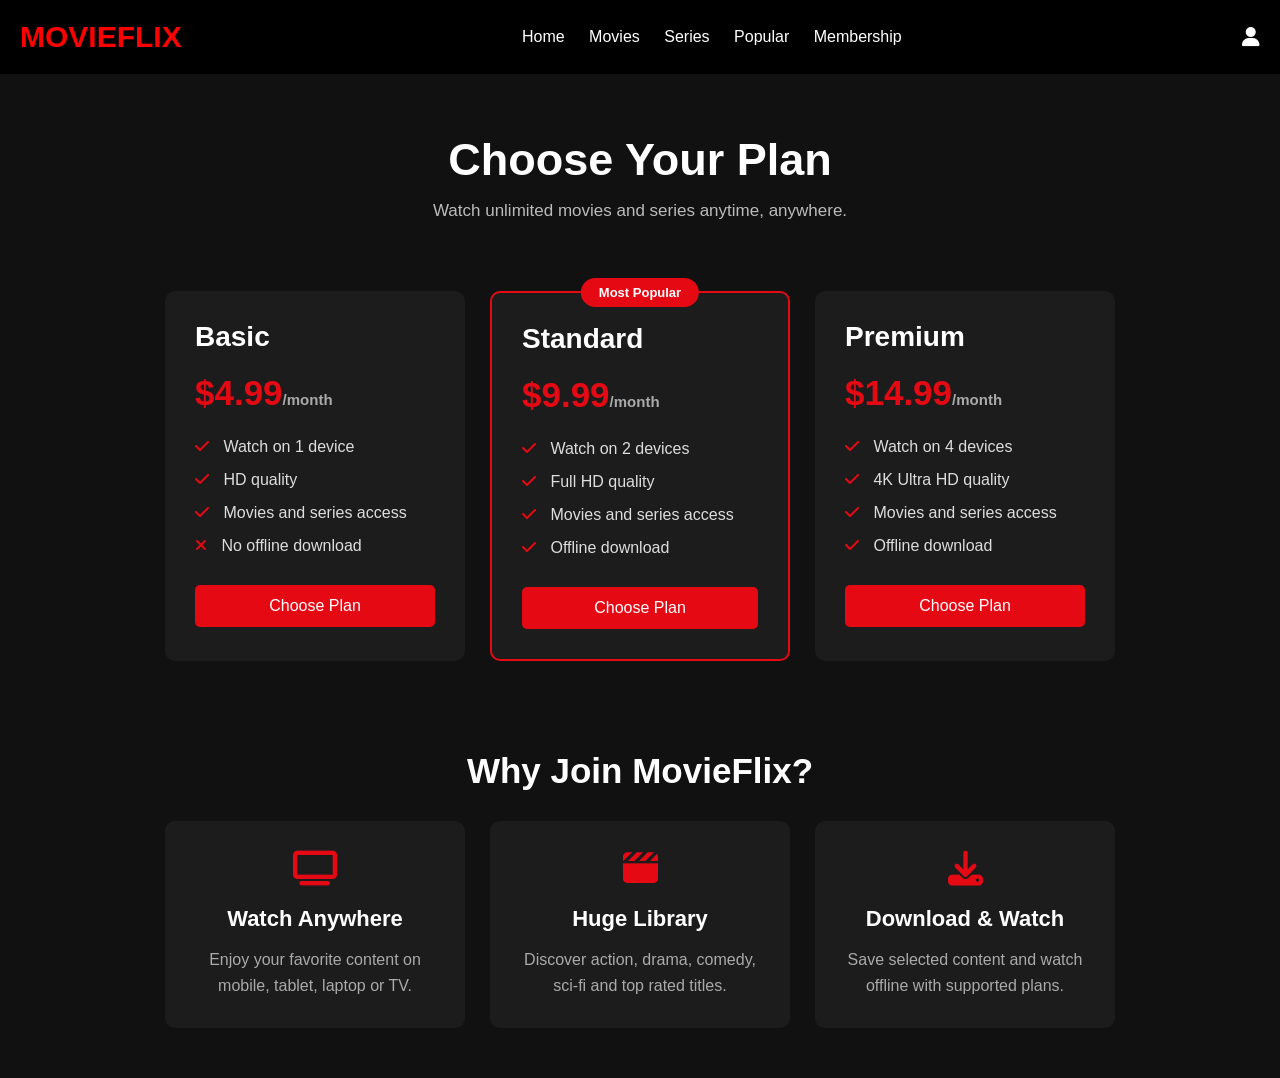
<file: membership.html>
<!DOCTYPE html>
<html lang="tr">
<head>
  <meta charset="UTF-8">
  <meta name="viewport" content="width=device-width, initial-scale=1.0">

  <title>Membership</title>

  <link rel="stylesheet" href="membership.css">

  <link rel="stylesheet"
  href="https://cdnjs.cloudflare.com/ajax/libs/font-awesome/6.5.1/css/all.min.css">
</head>

<body>
  <div class="navbar">

    <div class="logo">
      MOVIEFLIX
    </div>

    <div class="menu">
      <a href="index.html">Home</a>
	  
      <a href="movies.html">Movies</a>
	  
      <a href="series.html">Series</a>
	  
	  <a href="popular.html">Popular</a>
	  
      <a href="membership.html">Membership</a>
    </div>

    <div class="icons">
      <i class="fa-solid fa-user"></i>
    </div>

  </div>
  <div class="page-title">

    <div>
      <h1>Choose Your Plan</h1>
      <p>Watch unlimited movies and series anytime, anywhere.</p>
    </div>

  </div>
  <div class="plans-container">

    <div class="plan-card">

      <h2>Basic</h2>

      <h3>$4.99<span>/month</span></h3>

      <ul>
        <li><i class="fa-solid fa-check"></i> Watch on 1 device</li>
        <li><i class="fa-solid fa-check"></i> HD quality</li>
        <li><i class="fa-solid fa-check"></i> Movies and series access</li>
        <li><i class="fa-solid fa-xmark"></i> No offline download</li>
      </ul>

      <button>Choose Plan</button>

    </div>
    <div class="plan-card popular-plan">

      <div class="badge">Most Popular</div>

      <h2>Standard</h2>

      <h3>$9.99<span>/month</span></h3>

      <ul>
        <li><i class="fa-solid fa-check"></i> Watch on 2 devices</li>
        <li><i class="fa-solid fa-check"></i> Full HD quality</li>
        <li><i class="fa-solid fa-check"></i> Movies and series access</li>
        <li><i class="fa-solid fa-check"></i> Offline download</li>
      </ul>

      <button>Choose Plan</button>

    </div>
    <div class="plan-card">

      <h2>Premium</h2>

      <h3>$14.99<span>/month</span></h3>

      <ul>
        <li><i class="fa-solid fa-check"></i> Watch on 4 devices</li>
        <li><i class="fa-solid fa-check"></i> 4K Ultra HD quality</li>
        <li><i class="fa-solid fa-check"></i> Movies and series access</li>
        <li><i class="fa-solid fa-check"></i> Offline download</li>
      </ul>

      <button>Choose Plan</button>

    </div>

  </div>

  <div class="membership-info">

    <h2>Why Join MovieFlix?</h2>

    <div class="info-boxes">

      <div class="info-box">
        <i class="fa-solid fa-tv"></i>
        <h3>Watch Anywhere</h3>
        <p>Enjoy your favorite content on mobile, tablet, laptop or TV.</p>
      </div>

      <div class="info-box">
        <i class="fa-solid fa-clapperboard"></i>
        <h3>Huge Library</h3>
        <p>Discover action, drama, comedy, sci-fi and top rated titles.</p>
      </div>

      <div class="info-box">
        <i class="fa-solid fa-download"></i>
        <h3>Download & Watch</h3>
        <p>Save selected content and watch offline with supported plans.</p>
      </div>

    </div>

  </div>

</body>
</html>
</file>
<file: membership.css>
*{
  margin:0;
  padding:0;
  box-sizing:border-box;
}

body{
  background:#111;
  color:white;
  font-family:'verdana', sans-serif;
.navbar{

  background:black;

  display:flex;

  justify-content:space-between;

  align-items:center;

  padding:20px;

  position:sticky;

  top:0;

  z-index:100;
}

.logo{

  color:red;

  font-size:30px;

  font-weight:bold;
}

.menu a{

  color:white;

  text-decoration:none;

  margin:10px;
}

.menu a:hover{

  color:red;
}

.icons i{

  font-size:20px;

  cursor:pointer;
}



.page-title{

  display:flex;

  justify-content:center;

  align-items:center;

  text-align:center;

  padding:60px 40px 30px;
}

.page-title h1{

  font-size:45px;

  margin-bottom:15px;
}

.page-title p{

  color:#bbb;

  font-size:17px;
}


.plans-container{

  display:flex;

  justify-content:center;

  gap:25px;

  flex-wrap:wrap;

  padding:40px;
}



.plan-card{

  width:300px;

  background:#1c1c1c;

  border-radius:10px;

  padding:30px;

  position:relative;

  transition:0.3s;

  cursor:pointer;
}

.plan-card:hover{

  transform:scale(1.05);
}

.plan-card h2{

  font-size:28px;

  margin-bottom:20px;
}

.plan-card h3{

  font-size:35px;

  margin-bottom:25px;

  color:#e50914;
}

.plan-card h3 span{

  font-size:15px;

  color:#aaa;
}

.plan-card ul{

  list-style:none;

  margin-bottom:30px;
}

.plan-card ul li{

  margin-bottom:15px;

  color:#ddd;
}

.plan-card ul li i{

  color:#e50914;

  margin-right:10px;
}

.plan-card button{

  width:100%;

  padding:12px;

  border:none;

  border-radius:5px;

  background:#e50914;

  color:white;

  font-size:16px;

  cursor:pointer;

  transition:0.3s;
}

.plan-card button:hover{

  background:#ff1f2d;
}

.popular-plan{

  border:2px solid #e50914;
}

.badge{

  position:absolute;

  top:-15px;

  left:50%;

  transform:translateX(-50%);

  background:#e50914;

  padding:7px 18px;

  border-radius:20px;

  font-size:13px;

  font-weight:bold;
}

.membership-info{

  padding:50px 40px;
}

.membership-info h2{

  text-align:center;

  font-size:35px;

  margin-bottom:30px;
}

.info-boxes{

  display:flex;

  justify-content:center;

  gap:25px;

  flex-wrap:wrap;
}

.info-box{

  width:300px;

  background:#1c1c1c;

  border-radius:10px;

  padding:30px;

  text-align:center;

  transition:0.3s;
}

.info-box:hover{

  transform:scale(1.05);
}

.info-box i{

  font-size:35px;

  color:#e50914;

  margin-bottom:20px;
}

.info-box h3{

  margin-bottom:15px;

  font-size:22px;
}

.info-box p{

  color:#aaa;

  line-height:1.6;
}


@media(max-width:768px){

  .navbar{

    flex-direction:column;

    gap:15px;
  }

  .page-title h1{

    font-size:35px;
  }

  .plans-container{

    padding:25px;
  }

  .plan-card{

    width:100%;
  }

  .info-box{

    width:100%;
  }

}
</file>
